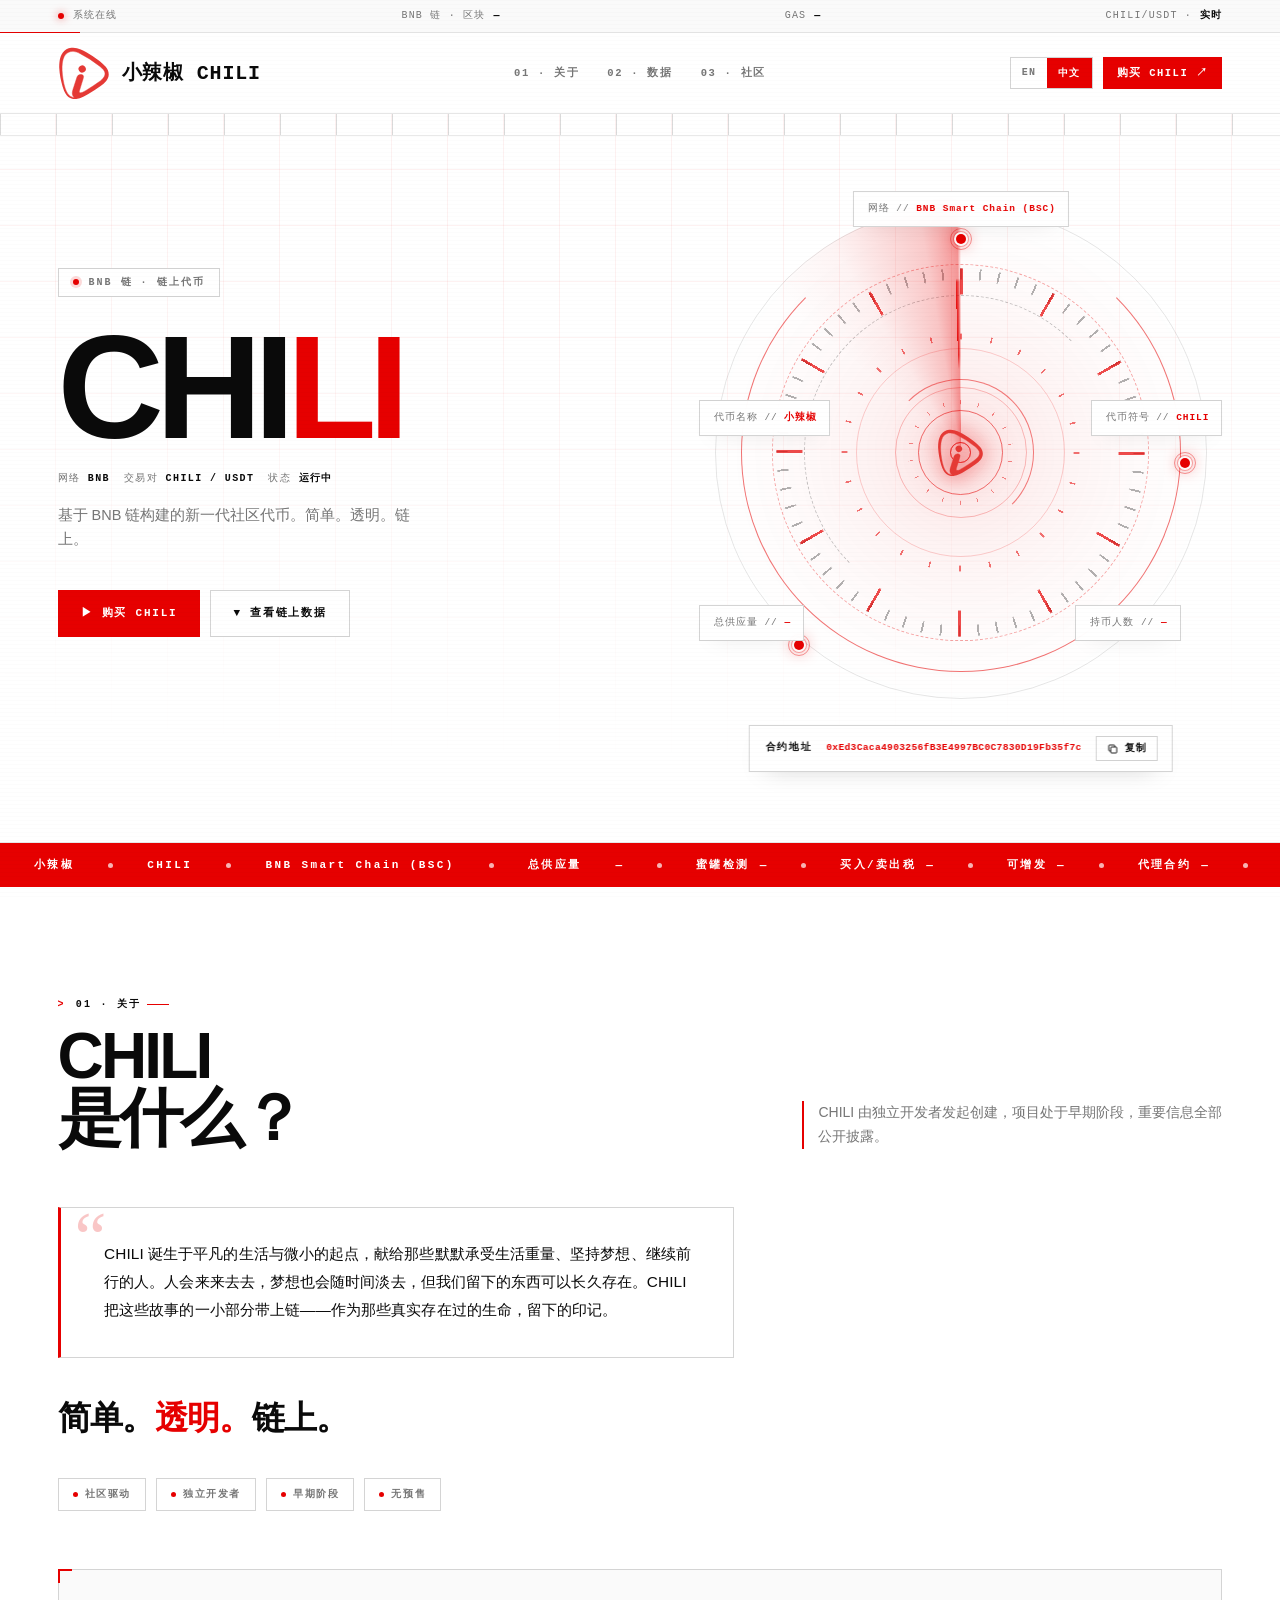
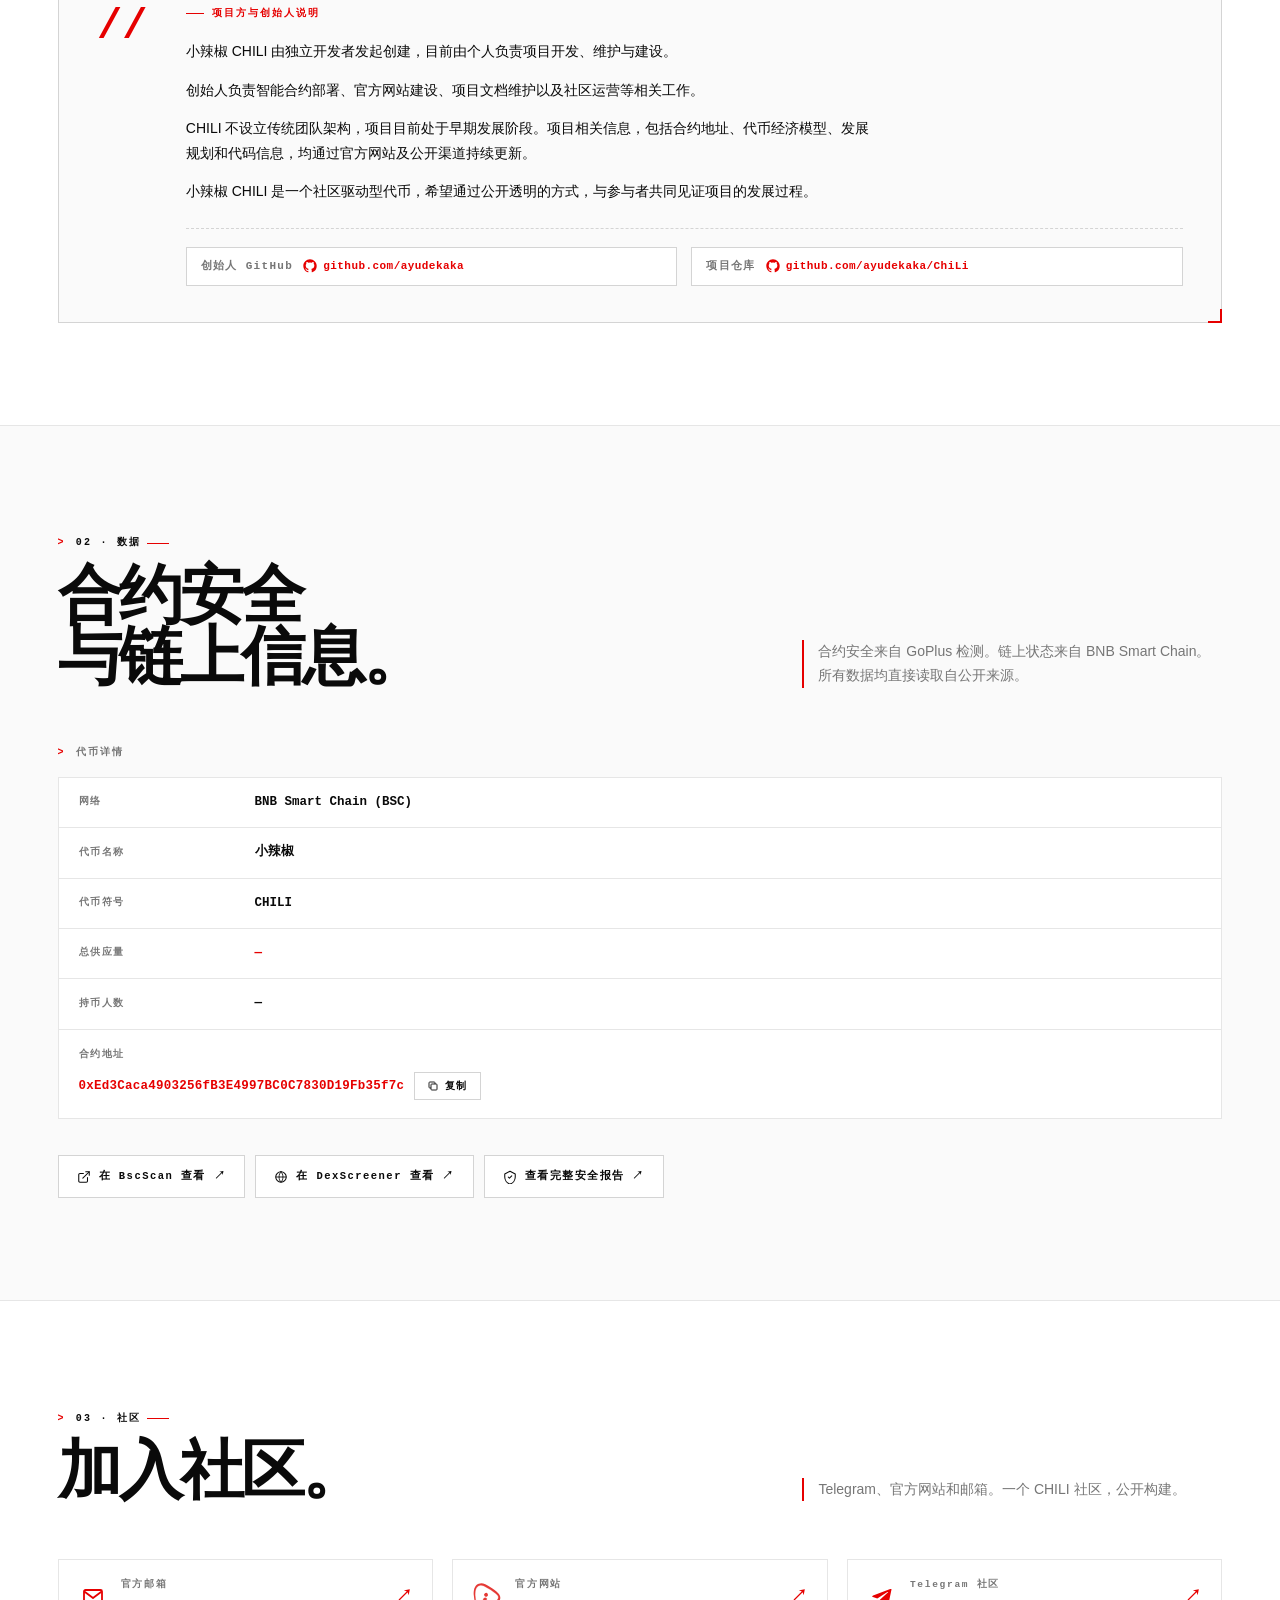
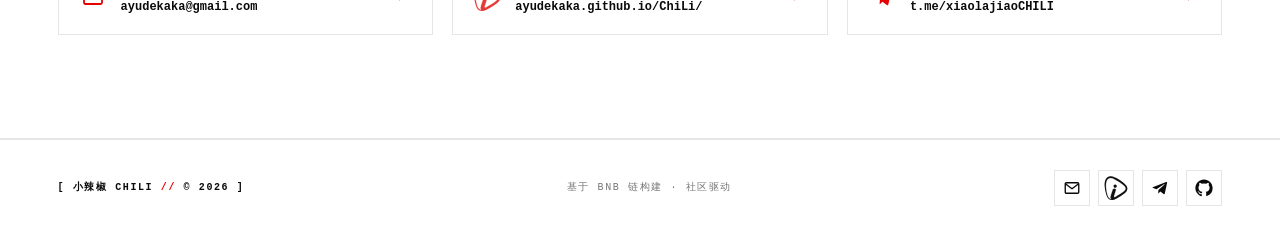
<file: index.html>
<!DOCTYPE html>
<html lang="zh-CN">
<head>
<meta charset="UTF-8">
<meta name="viewport" content="width=device-width, initial-scale=1.0">
<title>小辣椒 CHILI 官方网站</title>
<link rel="icon" type="image/svg+xml" href="logo-red32.svg">
<link rel="apple-touch-icon" href="logo-red32.svg">

<style>

*, *::before, *::after { box-sizing: border-box; }
* { margin: 0; padding: 0; }

html {
  scroll-behavior: smooth;
  -webkit-text-size-adjust: 100%;
}

:root{
  --red:      #e60000;
  --red-hi:   #ff2b2b;
  --red-deep: #8f0000;

  --ink:      #0a0a0a;
  --ink-2:    #1c1c1c;
  --muted:    #767676;
  --muted-2:  #a3a3a3;

  --bg:       #ffffff;
  --bg-2:     #fafafa;
  --bg-3:     #f4f4f4;
  --line:     #e6e6e6;
  --line-2:   #d4d4d4;

  --green:    #16a34a;
  --green-bg: #f0fdf4;
  --green-bd: #bbf7d0;

  --mono: ui-monospace, SFMono-Regular, "SF Mono", Menlo,
          Consolas, "Liberation Mono", monospace;
  --sans: "Inter", "Helvetica Neue", Arial,
          "PingFang SC", "Microsoft YaHei", sans-serif;

  --pad: clamp(18px, 4.5vw, 60px);
  --sec-y: clamp(70px, 8vw, 120px);
}

body{
  font-family: var(--sans);
  background: var(--bg);
  color: var(--ink);
  line-height: 1.55;
  overflow-x: hidden;
  -webkit-font-smoothing: antialiased;
  font-variant-numeric: tabular-nums;
}

body::before{
  content: "";
  position: fixed;
  inset: 0;
  background: repeating-linear-gradient(
    0deg,
    transparent 0 3px,
    rgba(0,0,0,.012) 3px 4px
  );
  pointer-events: none;
  z-index: 9999;
  mix-blend-mode: multiply;
}

a { color: inherit; text-decoration: none; }

.wrap{
  max-width: 1400px;
  margin-inline: auto;
  padding-inline: var(--pad);
}

section[id]{ scroll-margin-top: 100px; }

@media (prefers-reduced-motion: reduce){
  *, *::before, *::after {
    animation-duration: 0.01ms !important;
    animation-iteration-count: 1 !important;
    transition-duration: 0.01ms !important;
    scroll-behavior: auto !important;
  }
}

/* TOP STATUS BAR */
.topbar{
  border-bottom: 1px solid var(--line);
  background: var(--bg-2);
  position: relative;
}
.topbar::after{
  content: "";
  position: absolute;
  left: 0; bottom: -1px;
  width: 80px; height: 1px;
  background: var(--red);
}
.topbar-inner{
  display: flex;
  align-items: center;
  justify-content: space-between;
  gap: 20px;
  height: 32px;
  font-family: var(--mono);
  font-size: 10px;
  letter-spacing: .12em;
  color: var(--muted);
  white-space: nowrap;
  overflow: hidden;
}
.topbar-inner b{ color: var(--ink); font-weight: 700; margin-left: 6px; }
.topbar-item{ display: inline-flex; align-items: center; gap: 2px; }
.dot{
  display: inline-block;
  width: 6px; height: 6px;
  margin-right: 7px;
  border-radius: 50%;
  background: var(--red);
  box-shadow: 0 0 8px rgba(230,0,0,.6);
  animation: blink 1.6s ease-in-out infinite;
  vertical-align: middle;
}
@keyframes blink{ 50% { opacity: .25; } }

/* NAV */
.navbar{
  position: sticky;
  top: 0;
  z-index: 100;
  background: rgba(255,255,255,.88);
  backdrop-filter: blur(18px) saturate(180%);
  -webkit-backdrop-filter: blur(18px) saturate(180%);
  border-bottom: 1px solid var(--line);
}
.nav-inner{
  display: grid;
  grid-template-columns: 1fr auto 1fr;
  align-items: center;
  gap: 20px;
  height: 80px;
}
.logo{
  justify-self: start;
  font-family: var(--mono);
  font-size: 17px;
  font-weight: 800;
  letter-spacing: .04em;
  color: var(--ink);
  display: inline-flex;
  align-items: center;
  gap: 12px;
}
.logo .bracket{ color: var(--red); }
.logo .cursor{
  display: inline-block;
  width: 8px; height: 16px;
  margin-left: 3px;
  background: var(--red);
  animation: blink 1s steps(2) infinite;
}
.logo img{
  display: block;
  width: auto;
  height: 52px;
  max-width: 220px;
  object-fit: contain;
}
.logo-text {
  font-family: var(--mono);
  font-size: 20px;
  font-weight: 800;
  letter-spacing: .04em;
  color: var(--ink);
  white-space: nowrap;
}

.nav-links{
  display: flex;
  align-items: center;
  gap: 2px;
  justify-self: center;
}
.nav-links a{
  padding: 8px 13px;
  font-family: var(--mono);
  font-size: 10.5px;
  font-weight: 600;
  letter-spacing: .16em;
  color: var(--muted);
  transition: color .2s, background .2s;
  position: relative;
}
.nav-links a:hover{
  color: var(--red);
  background: var(--bg-3);
}
.nav-right{
  justify-self: end;
  display: flex;
  align-items: center;
  gap: 10px;
}
.lang-switch{
  display: inline-flex;
  border: 1px solid var(--line-2);
  background: #fff;
  overflow: hidden;
}
.lang-switch button{
  appearance: none;
  background: transparent;
  border: 0;
  padding: 8px 11px;
  font-family: var(--mono);
  font-size: 10px;
  font-weight: 700;
  letter-spacing: .12em;
  color: var(--muted);
  cursor: pointer;
  transition: background .2s, color .2s;
}
.lang-switch button:hover{
  color: var(--ink);
  background: var(--bg-3);
}
.lang-switch button.active{
  background: var(--red);
  color: #fff;
}
.nav-cta{
  display: inline-flex;
  align-items: center;
  gap: 6px;
  padding: 8px 14px;
  background: var(--red);
  color: #fff;
  font-family: var(--mono);
  font-size: 10.5px;
  font-weight: 800;
  letter-spacing: .14em;
  transition: background .25s, transform .25s;
}
.nav-cta:hover{
  background: var(--red-deep);
  transform: translateY(-1px);
}

/* HERO */
.hero{
  position: relative;
  border-bottom: 1px solid var(--line);
  overflow: hidden;
  background: var(--bg);
}
.hero-grid{
  position: absolute;
  inset: 0;
  background-image:
    linear-gradient(rgba(230,0,0,.055) 1px, transparent 1px),
    linear-gradient(90deg, rgba(230,0,0,.055) 1px, transparent 1px);
  background-size: 56px 56px;
  background-position: -1px -1px;
  -webkit-mask-image: radial-gradient(140% 90% at 50% 0%, #000 30%, transparent 100%);
          mask-image: radial-gradient(140% 90% at 50% 0%, #000 30%, transparent 100%);
  pointer-events: none;
}
.hero-ruler{
  position: absolute;
  top: 0; left: 0; right: 0;
  height: 22px;
  border-bottom: 1px solid var(--line);
  background-image: repeating-linear-gradient(
    90deg,
    var(--line-2) 0 1px,
    transparent 1px 56px
  );
  pointer-events: none;
  opacity: .85;
}
.hero-inner{
  position: relative;
  display: grid;
  grid-template-columns: 1.06fr .94fr;
  align-items: center;
  gap: clamp(24px, 4vw, 64px);
  padding-block: clamp(52px, 6vw, 92px) clamp(96px, 10vw, 140px);
  min-height: min(700px, 88vh);
}
.hero-eyebrow{
  display: inline-flex;
  align-items: center;
  gap: 10px;
  padding: 6px 14px;
  border: 1px solid var(--line-2);
  background: #fff;
  font-family: var(--mono);
  font-size: 10px;
  font-weight: 600;
  letter-spacing: .2em;
  color: var(--muted);
}
.hero-eyebrow i{
  width: 6px; height: 6px;
  border-radius: 50%;
  background: var(--red);
  box-shadow: 0 0 0 3px rgba(230,0,0,.15);
  animation: pulse 2.2s ease-in-out infinite;
}
@keyframes pulse{ 50% { box-shadow: 0 0 0 9px rgba(230,0,0,0); } }
.hero-title{
  font-family: var(--sans);
  font-size: clamp(76px, 11.5vw, 176px);
  line-height: .82;
  letter-spacing: -.055em;
  font-weight: 900;
  color: var(--ink);
  margin: clamp(20px, 2.4vw, 30px) 0 clamp(18px, 1.8vw, 26px);
  position: relative;
}
.hero-title span{ color: var(--red); }
.hero-sub{
  display: flex;
  flex-wrap: wrap;
  gap: 8px 14px;
  margin-bottom: 18px;
  font-family: var(--mono);
  font-size: 10px;
  letter-spacing: .14em;
  color: var(--muted);
}
.hero-sub b{ color: var(--ink); font-weight: 700; }
.hero-desc{
  max-width: 44ch;
  font-size: clamp(14.5px, 1.05vw, 16.5px);
  line-height: 1.65;
  color: var(--muted);
}
.hero-actions{
  display: flex;
  flex-wrap: wrap;
  gap: 10px;
  margin-top: clamp(26px, 3vw, 38px);
}
.btn{
  display: inline-flex;
  align-items: center;
  justify-content: center;
  gap: 8px;
  padding: 14px 22px;
  border: 1px solid transparent;
  font-family: var(--mono);
  font-size: 11px;
  font-weight: 800;
  letter-spacing: .16em;
  transition: transform .22s, background .22s,
              border-color .22s, color .22s;
  position: relative;
  cursor: pointer;
}
.btn-primary{
  background: var(--red);
  color: #fff;
}
.btn-primary:hover{
  background: var(--red-deep);
  transform: translateY(-2px);
}
.btn-outline{
  background: #fff;
  border-color: var(--line-2);
  color: var(--ink);
}
.btn-outline:hover{
  border-color: var(--ink);
  background: var(--bg-3);
  transform: translateY(-2px);
}

/* HERO VISUAL */
.hero-visual{
  position: relative;
  width: 100%;
  max-width: 620px;
  aspect-ratio: 1 / 1;
  justify-self: center;
  display: grid;
  place-items: center;
  isolation: isolate;
}
.hero-visual::before{
  content: "";
  position: absolute;
  width: 100%;
  aspect-ratio: 1;
  border-radius: 50%;
  background: radial-gradient(circle,
    rgba(230,0,0,.1) 0%,
    rgba(230,0,0,.045) 28%,
    rgba(230,0,0,.015) 48%,
    transparent 68%);
  filter: blur(14px);
  z-index: 0;
}
.hv-ticks{
  position: absolute;
  inset: 0;
  border-radius: 50%;
  background: repeating-conic-gradient(
    from 0deg,
    rgba(0,0,0,.3) 0deg 0.6deg,
    transparent 0.6deg 6deg
  );
  -webkit-mask: radial-gradient(circle,
    transparent 46.5%, #000 47%, #000 49.6%, transparent 50%);
          mask: radial-gradient(circle,
    transparent 46.5%, #000 47%, #000 49.6%, transparent 50%);
  pointer-events: none;
}
.hv-ticks-major{
  position: absolute;
  inset: 0;
  border-radius: 50%;
  background: repeating-conic-gradient(
    from 0deg,
    rgba(230,0,0,.7) 0deg 0.9deg,
    transparent 0.9deg 30deg
  );
  -webkit-mask: radial-gradient(circle,
    transparent 42.5%, #000 43%, #000 49.6%, transparent 50%);
          mask: radial-gradient(circle,
    transparent 42.5%, #000 43%, #000 49.6%, transparent 50%);
  pointer-events: none;
}
.hv-ticks-inner{
  position: absolute;
  inset: 18%;
  border-radius: 50%;
  background: repeating-conic-gradient(
    from 0deg,
    rgba(230,0,0,.55) 0deg 0.8deg,
    transparent 0.8deg 15deg
  );
  -webkit-mask: radial-gradient(circle,
    transparent 47.5%, #000 48%, #000 50%, transparent 50.4%);
          mask: radial-gradient(circle,
    transparent 47.5%, #000 48%, #000 50%, transparent 50.4%);
  pointer-events: none;
}
.hv-ticks-center{
  position: absolute;
  inset: 36%;
  border-radius: 50%;
  background: repeating-conic-gradient(
    from 0deg,
    rgba(230,0,0,.45) 0deg 1deg,
    transparent 1deg 20deg
  );
  -webkit-mask: radial-gradient(circle,
    transparent 46%, #000 47%, #000 50%, transparent 51%);
          mask: radial-gradient(circle,
    transparent 46%, #000 47%, #000 50%, transparent 51%);
  pointer-events: none;
}
.hv-ring-outer{
  position: absolute;
  inset: 3%;
  border-radius: 50%;
  border: 1px solid rgba(0,0,0,.1);
  pointer-events: none;
}
.hv-ring-mid{
  position: absolute;
  inset: 14%;
  border-radius: 50%;
  border: 1px dashed rgba(230,0,0,.35);
  pointer-events: none;
}
.hv-ring-inner{
  position: absolute;
  inset: 30%;
  border-radius: 50%;
  border: 1px solid rgba(230,0,0,.18);
  pointer-events: none;
}
.hv-orbit-a{
  position: absolute;
  inset: 8%;
  border-radius: 50%;
  border: 1.5px solid rgba(230,0,0,.55);
  border-top-color: transparent;
  animation: hvSpin 22s linear infinite;
  pointer-events: none;
}
.hv-orbit-b{
  position: absolute;
  inset: 20%;
  border-radius: 50%;
  border: 1px dashed rgba(0,0,0,.24);
  border-bottom-color: transparent;
  border-right-color: transparent;
  animation: hvSpin 32s linear infinite reverse;
  pointer-events: none;
}
.hv-orbit-c{
  position: absolute;
  inset: 36%;
  border-radius: 50%;
  border: 1px solid rgba(230,0,0,.5);
  border-left-color: transparent;
  border-bottom-color: transparent;
  animation: hvSpin 14s linear infinite;
  pointer-events: none;
}
@keyframes hvSpin{ to { transform: rotate(360deg); } }
.hv-scan{
  position: absolute;
  inset: 3%;
  border-radius: 50%;
  background: conic-gradient(
    from 0deg,
    transparent 0deg,
    transparent 310deg,
    rgba(230,0,0,.04) 328deg,
    rgba(230,0,0,.2) 350deg,
    rgba(230,0,0,.4) 359deg,
    transparent 360deg
  );
  animation: hvSpin 9s linear infinite;
  pointer-events: none;
  z-index: 3;
}
.hv-scan::after{
  content: "";
  position: absolute;
  inset: 0;
  border-radius: 50%;
  background: conic-gradient(
    from 358.2deg,
    rgba(230,0,0,.9) 0deg,
    transparent 1.8deg,
    transparent 360deg
  );
  -webkit-mask: radial-gradient(circle,
    transparent 24%, #000 28%, #000 49%, transparent 50%);
          mask: radial-gradient(circle,
    transparent 24%, #000 28%, #000 49%, transparent 50%);
}

.hv-core{
  position: relative;
  z-index: 6;
  width: 9%;
  aspect-ratio: 1;
  display: grid;
  place-items: center;
  animation: hvCorePulse 2.6s ease-in-out infinite;
}
.hv-core img{
  width: 100%;
  height: 100%;
  display: block;
  object-fit: contain;
  filter: drop-shadow(0 0 10px rgba(230,0,0,.75))
          drop-shadow(0 0 22px rgba(230,0,0,.35));
}
.hv-core::before{
  content: "";
  position: absolute;
  inset: -40%;
  border-radius: 50%;
  border: 1px solid rgba(230,0,0,.55);
  animation: hvRing 2.6s ease-out infinite;
  pointer-events: none;
}
.hv-core::after{
  content: "";
  position: absolute;
  inset: -90%;
  border-radius: 50%;
  border: 1px solid rgba(230,0,0,.25);
  animation: hvRing 2.6s ease-out 1.3s infinite;
  pointer-events: none;
}
@keyframes hvCorePulse{
  0%, 100% { transform: scale(1); }
  50%      { transform: scale(1.1); }
}
@keyframes hvRing{
  0%   { transform: scale(.7); opacity: .9; }
  100% { transform: scale(1.6); opacity: 0; }
}

.hv-halo{
  position: absolute;
  width: 4%;
  aspect-ratio: 1;
  border-radius: 50%;
  border: 1px solid rgba(230,0,0,.5);
  z-index: 5;
  pointer-events: none;
  animation: hvHalo 4.4s ease-out infinite;
}
.hv-halo-2{ animation-delay: 2.2s; }
@keyframes hvHalo{
  0%   { transform: scale(.8); opacity: .85; }
  100% { transform: scale(7); opacity: 0; }
}
.hv-node{
  position: absolute;
  width: 12px; height: 12px;
  z-index: 7;
  pointer-events: none;
}
.hv-node::before{
  content: "";
  position: absolute;
  inset: 50%;
  width: 10px; height: 10px;
  margin: -5px 0 0 -5px;
  border-radius: 50%;
  background: var(--red);
  box-shadow:
    0 0 0 2px rgba(255,255,255,.95),
    0 0 0 3px rgba(230,0,0,.3),
    0 0 16px rgba(230,0,0,.9);
  animation: hvNodePulse 3s ease-in-out infinite;
}
.hv-node::after{
  content: "";
  position: absolute;
  inset: 50%;
  width: 22px; height: 22px;
  margin: -11px 0 0 -11px;
  border: 1px solid rgba(230,0,0,.4);
  border-radius: 50%;
  animation: hvNodeHalo 3s ease-out infinite;
}
@keyframes hvNodePulse{ 50% { transform: scale(.6); opacity: .65; } }
@keyframes hvNodeHalo{
  0%   { transform: scale(.55); opacity: .9; }
  100% { transform: scale(1.7); opacity: 0; }
}
.hv-node-1{ top: 8%;  left: 50%; margin-left: -6px; }
.hv-node-1::before{ animation-delay: 0s; }
.hv-node-2{ top: 52%;  right: 6%; margin-top: -6px; }
.hv-node-2::before{ animation-delay: 1.1s; }
.hv-node-3{ bottom: 12%; left: 18%; }
.hv-node-3::before{ animation-delay: 2.2s; }

.readout{
  position: absolute;
  z-index: 8;
  padding: 8px 12px 8px 14px;
  border: 1px solid var(--line-2);
  background: rgba(255,255,255,.94);
  backdrop-filter: blur(10px);
  -webkit-backdrop-filter: blur(10px);
  font-family: var(--mono);
  font-size: 9.5px;
  line-height: 1.9;
  letter-spacing: .1em;
  color: var(--muted);
  white-space: nowrap;
  box-shadow: 0 8px 22px -16px rgba(0,0,0,.35);
}
.readout b{ color: var(--ink); font-weight: 700; }
.readout b.red{ color: var(--red); }

.readout-1{ top: 0;    left: 50%; transform: translateX(-50%); }
.readout-2{ top: 40%;  left: 0; }
.readout-5{ top: 40%;  right: 0; }
.readout-3{ bottom: 14%; left: 0; }
.readout-4{ bottom: 14%; right: 8%; }

.contract-strip{
  position: absolute;
  left: 50%;
  bottom: -58px;
  transform: translateX(-50%);
  z-index: 9;
  display: inline-flex;
  align-items: center;
  gap: 14px;
  padding: 10px 14px 10px 16px;
  border: 1px solid var(--line-2);
  background: rgba(255,255,255,.96);
  backdrop-filter: blur(10px);
  -webkit-backdrop-filter: blur(10px);
  font-family: var(--mono);
  font-size: 9.5px;
  letter-spacing: .08em;
  color: var(--muted);
  white-space: nowrap;
  box-shadow: 0 10px 26px -18px rgba(0,0,0,.35);
}
.contract-strip-label{
  font-weight: 700;
  letter-spacing: .18em;
  color: var(--ink);
}
.contract-strip-value{
  color: var(--red);
  font-weight: 700;
  letter-spacing: .04em;
}
.contract-strip-copy{
  display: inline-flex;
  align-items: center;
  gap: 6px;
  padding: 5px 10px;
  border: 1px solid var(--line-2);
  background: #fff;
  color: var(--ink);
  font-family: var(--mono);
  font-size: 9.5px;
  font-weight: 700;
  letter-spacing: .12em;
  cursor: pointer;
  transition: color .2s, border-color .2s, background .2s;
}
.contract-strip-copy:hover{
  color: var(--red);
  border-color: var(--red);
  background: var(--bg-2);
}
.contract-strip-copy svg{
  width: 12px;
  height: 12px;
  display: block;
}
.contract-strip-copy.copied{
  color: var(--red);
  border-color: var(--red);
  background: var(--bg-2);
}

/* MARQUEE */
.marquee{
  background: var(--red);
  color: #fff;
  overflow: hidden;
  height: 44px;
  display: flex;
  align-items: center;
  position: relative;
}
.marquee-track{
  display: flex;
  align-items: center;
  gap: 34px;
  padding-left: 34px;
  white-space: nowrap;
  animation: marquee 100s linear infinite;
  font-family: var(--mono);
  font-size: 11px;
  font-weight: 700;
  letter-spacing: .22em;
}
.marquee-track i{
  display: inline-block;
  width: 5px; height: 5px;
  border-radius: 50%;
  background: #fff;
  opacity: .7;
}
.marquee-check{
  display: inline-flex;
  align-items: center;
  gap: 10px;
}
.marquee-value{
  color: #fff;
  font-weight: 800;
  letter-spacing: .08em;
}
@keyframes marquee{ to { transform: translateX(-50%); } }

/* SECTION */
.section{
  padding-block: var(--sec-y);
  border-bottom: 1px solid var(--line);
  position: relative;
  background: #ffffff;
}
.section--soft{ background: var(--bg-2); }

.section-head{
  display: grid;
  grid-template-columns: minmax(0, 1fr) minmax(0, 420px);
  align-items: end;
  gap: clamp(20px, 4vw, 60px);
  margin-bottom: clamp(36px, 4.5vw, 64px);
  position: relative;
  z-index: 1;
}
.section-tag{
  display: inline-flex;
  align-items: center;
  gap: 10px;
  margin-bottom: 14px;
  font-family: var(--mono);
  font-size: 10px;
  font-weight: 700;
  letter-spacing: .22em;
  color: var(--ink);
}
.section-tag::before{
  content: ">";
  color: var(--red);
  font-weight: 900;
}
.section-tag::after{
  content: "";
  width: 22px; height: 1px;
  background: var(--red);
  margin-left: -4px;
}
.section-title{
  font-size: clamp(38px, 5vw, 64px);
  line-height: .96;
  letter-spacing: -.045em;
  font-weight: 900;
  color: var(--ink);
  position: relative;
}
.section-lead{
  font-size: clamp(14px, 1.02vw, 15.5px);
  line-height: 1.7;
  color: var(--muted);
  padding-left: 14px;
  border-left: 2px solid var(--red);
}

/* 关于 CHILI */
.about-statement{
  font-size: clamp(26px, 2.6vw, 40px);
  line-height: 1.3;
  letter-spacing: -.02em;
  font-weight: 800;
  color: var(--ink);
  max-width: 32ch;
  margin-bottom: clamp(28px, 3vw, 42px);
  position: relative;
  z-index: 1;
}
.about-statement em{
  font-style: normal;
  color: var(--red);
}

/* ===== 项目宣言 ===== */
.about-manifesto{
  position: relative;
  max-width: 76ch;
  padding: clamp(20px, 2.6vw, 32px) clamp(20px, 3vw, 36px)
           clamp(20px, 2.6vw, 32px) clamp(26px, 3.4vw, 44px);
  border: 1px solid var(--line-2);
  border-left: 3px solid var(--red);
  background: #fff;
  margin-bottom: clamp(28px, 3vw, 42px);
  z-index: 1;
}
.about-manifesto::before{
  content: "\201C";
  position: absolute;
  top: -6px;
  left: 14px;
  font-family: Georgia, "Times New Roman", serif;
  font-size: 72px;
  line-height: 1;
  color: var(--red);
  opacity: .22;
  user-select: none;
  pointer-events: none;
}
.about-manifesto p{
  font-size: clamp(15px, 1.2vw, 18px);
  line-height: 1.85;
  color: var(--ink);
  font-weight: 500;
  letter-spacing: .005em;
}

/* 关于标签 */
.about-tags{
  display: flex;
  flex-wrap: wrap;
  gap: 10px;
  margin-bottom: clamp(36px, 4.5vw, 60px);
  position: relative;
  z-index: 1;
}
.about-tag{
  display: inline-flex;
  align-items: center;
  gap: 7px;
  padding: 8px 14px;
  border: 1px solid var(--line-2);
  background: #fff;
  font-family: var(--mono);
  font-size: 10px;
  font-weight: 700;
  letter-spacing: .16em;
  color: var(--muted);
  transition: color .2s, border-color .2s;
}
.about-tag:hover{
  color: var(--red);
  border-color: var(--red);
}
.about-tag::before{
  content: "";
  width: 5px; height: 5px;
  border-radius: 50%;
  background: var(--red);
}
.about-note{
  padding: clamp(24px, 2.8vw, 36px) clamp(24px, 3vw, 44px);
  border: 1px solid var(--line-2);
  background: var(--bg-2);
  position: relative;
  z-index: 1;
  display: grid;
  grid-template-columns: auto 1fr;
  gap: clamp(20px, 3vw, 40px);
  align-items: start;
}
.about-note::before{
  content: "";
  position: absolute;
  top: -1px; left: -1px;
  width: 14px; height: 14px;
  border-top: 2px solid var(--red);
  border-left: 2px solid var(--red);
}
.about-note::after{
  content: "";
  position: absolute;
  bottom: -1px; right: -1px;
  width: 14px; height: 14px;
  border-bottom: 2px solid var(--red);
  border-right: 2px solid var(--red);
}
.about-note-mark{
  font-family: var(--mono);
  font-size: 42px;
  font-weight: 900;
  line-height: 1;
  color: var(--red);
  user-select: none;
}
.about-note-body{
  display: flex;
  flex-direction: column;
  gap: 14px;
}
.about-note-tag{
  display: inline-flex;
  align-items: center;
  gap: 8px;
  font-family: var(--mono);
  font-size: 10px;
  font-weight: 700;
  letter-spacing: .2em;
  color: var(--red);
  margin-bottom: 4px;
}
.about-note-tag::before{
  content: "";
  width: 18px; height: 1px;
  background: var(--red);
}
.about-note p{
  font-size: clamp(14px, 1.05vw, 15.5px);
  line-height: 1.75;
  color: var(--ink);
  max-width: 88ch;
}
.about-note strong{
  color: var(--red);
  font-weight: 700;
}

/* 创始人链接块 */
.about-links{
  margin-top: 10px;
  padding-top: 18px;
  border-top: 1px dashed var(--line-2);
  display: flex;
  flex-direction: row;
  flex-wrap: wrap;
  gap: 14px;
}
.about-link-row{
  display: flex;
  align-items: center;
  gap: 10px;
  font-family: var(--mono);
  font-size: 11px;
  letter-spacing: .04em;
  flex: 1 1 calc(50% - 7px);
  min-width: 0;
  padding: 10px 14px;
  border: 1px solid var(--line-2);
  background: #fff;
  transition: border-color .2s, background .2s, transform .2s;
}
.about-link-row:hover{
  border-color: var(--red);
  transform: translateY(-1px);
}
.about-link-label{
  color: var(--muted);
  font-weight: 700;
  letter-spacing: .12em;
  white-space: nowrap;
  flex: 0 0 auto;
}
.about-link{
  display: inline-flex;
  align-items: center;
  gap: 6px;
  color: var(--red);
  font-weight: 700;
  word-break: break-all;
  min-width: 0;
  transition: color .2s;
  flex: 1 1 auto;
}
.about-link:hover{
  color: var(--red-deep);
}
.about-link svg{
  width: 14px;
  height: 14px;
  flex: 0 0 auto;
}

/* —— 代币详情表 —— */
.detail-section{
  position: relative;
  z-index: 1;
}
.detail-header{
  display: flex;
  align-items: center;
  justify-content: space-between;
  gap: 16px;
  margin-bottom: 16px;
  flex-wrap: wrap;
}
.detail-title{
  font-family: var(--mono);
  font-size: 10px;
  font-weight: 700;
  letter-spacing: .22em;
  color: var(--muted);
  display: flex;
  align-items: center;
  gap: 10px;
}
.detail-title::before{
  content: ">";
  color: var(--red);
  font-weight: 900;
}

.detail-table{
  border: 1px solid var(--line);
  background: #fff;
}
.detail-row{
  display: grid;
  grid-template-columns: minmax(0, 160px) minmax(0, 1fr);
  gap: 16px;
  padding: 15px 20px;
  border-bottom: 1px solid var(--line);
  align-items: center;
}
.detail-row:last-child{ border-bottom: none; }
.detail-row-label{
  font-family: var(--mono);
  font-size: 9.5px;
  font-weight: 700;
  letter-spacing: .16em;
  color: var(--muted);
}
.detail-row-value{
  font-family: var(--mono);
  font-size: 12.5px;
  font-weight: 700;
  color: var(--ink);
  word-break: break-all;
}
.detail-row-value.accent{ color: var(--red); }

.detail-row--contract{
  display: block;
  padding: 18px 20px;
}
.detail-row--contract .detail-row-label{
  display: block;
  margin-bottom: 10px;
}
.contract-inline{
  display: flex;
  align-items: center;
  gap: 10px;
  flex-wrap: wrap;
}
.contract-inline-value{
  font-family: var(--mono);
  font-size: 12.5px;
  font-weight: 700;
  color: var(--red);
  word-break: break-all;
  letter-spacing: .02em;
}
.contract-inline-copy{
  display: inline-flex;
  align-items: center;
  gap: 6px;
  padding: 6px 12px;
  border: 1px solid var(--line-2);
  background: #fff;
  color: var(--ink);
  font-family: var(--mono);
  font-size: 10px;
  font-weight: 700;
  letter-spacing: .12em;
  cursor: pointer;
  transition: color .2s, border-color .2s, background .2s;
  flex: 0 0 auto;
}
.contract-inline-copy:hover{
  color: var(--red);
  border-color: var(--red);
  background: var(--bg-2);
}
.contract-inline-copy svg{
  width: 12px;
  height: 12px;
  display: block;
}
.contract-inline-copy.copied{
  color: var(--red);
  border-color: var(--red);
  background: var(--bg-2);
}

.data-actions{
  display: flex;
  flex-wrap: wrap;
  gap: 10px;
  margin-top: clamp(24px, 3vw, 36px);
  position: relative;
  z-index: 1;
}
.data-action{
  display: inline-flex;
  align-items: center;
  gap: 8px;
  padding: 12px 18px;
  border: 1px solid var(--line-2);
  background: #fff;
  font-family: var(--mono);
  font-size: 10.5px;
  font-weight: 700;
  letter-spacing: .14em;
  color: var(--ink);
  transition: color .2s, border-color .2s, background .2s;
  cursor: pointer;
}
.data-action:hover{
  color: var(--red);
  border-color: var(--red);
  background: var(--bg-2);
}
.data-action svg{
  width: 14px;
  height: 14px;
  display: block;
}

/* 社区 */
.contact-links{
  display: grid;
  grid-template-columns: repeat(3, 1fr);
  gap: clamp(14px, 1.5vw, 20px);
  margin-top: clamp(28px, 3vw, 40px);
  position: relative;
  z-index: 1;
}
.contact-link{
  display: flex;
  align-items: center;
  justify-content: space-between;
  gap: 16px;
  padding: 18px 20px;
  border: 1px solid var(--line);
  background: #fff;
  transition: transform .25s, border-color .25s, box-shadow .25s;
}
.contact-link:hover{
  transform: translateY(-3px);
  border-color: var(--red);
  box-shadow: 0 12px 28px -22px rgba(230,0,0,.55);
}
.contact-link-main{
  display: flex;
  align-items: center;
  gap: 14px;
  min-width: 0;
}
.contact-link-icon{
  width: 28px;
  height: 28px;
  flex: 0 0 28px;
  display: grid;
  place-items: center;
  color: var(--red);
}
.contact-link-icon img{
  width: 28px;
  height: 28px;
  display: block;
  object-fit: contain;
}
.contact-link-icon svg{
  width: 24px;
  height: 24px;
  display: block;
}
.contact-link-label{
  font-family: var(--mono);
  font-size: 9.5px;
  font-weight: 700;
  letter-spacing: .18em;
  color: var(--muted);
}
.contact-link-value{
  margin-top: 5px;
  font-family: var(--mono);
  font-size: 12px;
  font-weight: 700;
  color: var(--ink);
  word-break: break-all;
}
.contact-link-arrow{
  color: var(--red);
  font-family: var(--mono);
  font-weight: 900;
  flex: 0 0 auto;
}

/* FOOTER */
footer{
  padding-block: 30px;
  background: #fff;
  border-top: 1px solid var(--line);
  position: relative;
}
.footer-inner{
  display: flex;
  flex-wrap: wrap;
  align-items: center;
  justify-content: space-between;
  gap: 16px;
  font-family: var(--mono);
  font-size: 10px;
  letter-spacing: .16em;
  color: var(--muted);
}
.footer-inner .brand{ color: var(--ink); font-weight: 700; }
.footer-inner .brand em{ color: var(--red); font-style: normal; }
.footer-links{
  display: flex;
  align-items: center;
  gap: 8px;
}
.footer-links a{
  display: inline-grid;
  place-items: center;
  width: 36px;
  height: 36px;
  border: 1px solid var(--line);
  background: #fff;
  color: var(--ink);
  transition: color .2s, border-color .2s,
              background .2s, transform .2s;
}
.footer-links a img{
  width: 24px;
  height: 24px;
  display: block;
  object-fit: contain;
}
.footer-links a svg{
  width: 18px;
  height: 18px;
  display: block;
}
.footer-links a:hover{
  color: var(--red);
  border-color: var(--red);
  background: var(--bg-2);
  transform: translateY(-2px);
}

/* RESPONSIVE */
@media (max-width: 1080px){
  .nav-links{ display: none; }
  .nav-inner{ grid-template-columns: 1fr auto; }

  .hero-inner{
    grid-template-columns: 1fr;
    min-height: auto;
    padding-block: 52px 60px 120px;
    gap: 60px;
  }
  .hero-visual{ max-width: 460px; }

  .section-head{
    grid-template-columns: 1fr;
    align-items: start;
    gap: 18px;
  }

  .about-note{ grid-template-columns: 1fr; gap: 12px; }
  .about-note-mark{ font-size: 32px; }
  .contact-links{ grid-template-columns: 1fr; }
}

@media (max-width: 680px){
  .topbar-inner{
    gap: 6px;
    font-size: 8.5px;
    letter-spacing: .02em;
    height: 28px;
    justify-content: space-between;
  }
  .topbar-inner b{ margin-left: 3px; }
  .topbar-item{ gap: 1px; }
  .dot{
    width: 5px; height: 5px;
    margin-right: 4px;
  }

  .hero-ruler{ display: none; }

  .hero-title{ letter-spacing: -.045em; }

  .hero-visual{ max-width: 320px; }

  .readout{ font-size: 8.5px; padding: 7px 10px 7px 12px; }

  .readout-1{
    top: -2%;
    left: 50%;
    transform: translateX(-50%);
  }
  .readout-2{ top: 42%; left: -4px; }
  .readout-5{ top: 42%; right: -4px; }
  .readout-3{ bottom: 12%; left: -4px; }
  .readout-4{ bottom: 12%; right: 4%; }

  .contract-strip{
    bottom: -70px;
    gap: 8px;
    padding: 8px 10px 8px 12px;
    font-size: 8px;
    max-width: calc(100% - 16px);
  }
  .contract-strip-value{
    max-width: 130px;
    overflow: hidden;
    text-overflow: ellipsis;
  }
  .contract-strip-copy{
    padding: 4px 8px;
    font-size: 8px;
  }
  .contract-strip-copy svg{ width: 10px; height: 10px; }

  .detail-row{
    display: block;
    padding: 16px 18px;
  }
  .detail-row-label{
    display: block;
    margin-bottom: 8px;
    font-size: 9px;
    letter-spacing: .22em;
    color: var(--muted-2);
  }
  .detail-row-value{
    display: block;
    font-size: 13px;
    line-height: 1.5;
  }

  .detail-row--contract{
    padding: 16px 18px;
  }
  .detail-row--contract .detail-row-label{
    margin-bottom: 10px;
  }
  .contract-inline{
    flex-direction: column;
    align-items: stretch;
    gap: 10px;
  }
  .contract-inline-value{
    font-size: 12px;
    line-height: 1.55;
    word-break: break-all;
  }
  .contract-inline-copy{
    justify-content: center;
    padding: 9px 12px;
  }

  .hero-actions{
    flex-direction: row;
    flex-wrap: nowrap;
    align-items: stretch;
    gap: 8px;
  }
  .btn{
    flex: 1 1 0;
    width: auto;
    padding: 12px 10px;
    font-size: 10px;
    letter-spacing: .1em;
    gap: 6px;
  }

  .nav-inner{ height: 64px; }
  .logo img{ height: 36px; max-width: 150px; }
  .logo-text { font-size: 14px; }
  .nav-cta{
    padding: 7px 10px;
    font-size: 9px;
    letter-spacing: .1em;
  }
  .lang-switch button{ padding: 6px 7px; font-size: 9px; }

  footer{
    padding-block: 40px;
  }
  .footer-inner{
    flex-direction: column;
    align-items: center;
    justify-content: center;
    gap: 20px;
    text-align: center;
  }
  .footer-inner .brand{ order: 1; }
  .footer-inner > span[data-en]{ order: 2; }
  .footer-links{
    order: 3;
    gap: 14px;
  }

  .about-links{
    flex-direction: column;
    gap: 10px;
  }
  .about-link-row{
    flex: 1 1 100%;
    width: 100%;
  }
  .about-link{
    font-size: 10px;
  }

  .about-manifesto{
    padding: 20px 18px 20px 24px;
  }
  .about-manifesto::before{
    font-size: 56px;
    top: -4px;
    left: 10px;
  }
}
</style>
</head>

<body>
<!-- TOP STATUS BAR -->
<div class="topbar">
  <div class="wrap topbar-inner">
    <span class="topbar-item">
      <i class="dot"></i>
      <span data-en="SYSTEM ONLINE" data-zh="系统在线">系统在线</span>
    </span>
    <span class="topbar-item">
      <span data-en="BNB CHAIN · BLOCK" data-zh="BNB 链 · 区块">BNB 链 · 区块</span>
      <b id="blockNum">—</b>
    </span>
    <span class="topbar-item">
      <span data-en="GAS" data-zh="GAS">GAS</span>
      <b id="gasPrice">—</b>
    </span>
    <span class="topbar-item" data-en-html="CHILI/USDT · <b>LIVE</b>"
          data-zh-html="CHILI/USDT · <b>实时</b>">
      CHILI/USDT · <b>实时</b>
    </span>
  </div>
</div>

<!-- NAV -->
<nav class="navbar">
  <div class="wrap nav-inner">
    <a class="logo" href="#" aria-label="小辣椒 CHILI">
      <img src="logo-red32.svg" alt="小辣椒 CHILI">
      <span class="logo-text" data-en="CHILI" data-zh="小辣椒 CHILI">小辣椒 CHILI</span>
    </a>

    <div class="nav-links">
      <a href="#about" data-en="01 · ABOUT" data-zh="01 · 关于">01 · 关于</a>
      <a href="#data" data-en="02 · DATA" data-zh="02 · 数据">02 · 数据</a>
      <a href="#community" data-en="03 · COMMUNITY" data-zh="03 · 社区">03 · 社区</a>
    </div>

    <div class="nav-right">
      <div class="lang-switch" role="group" aria-label="Language">
        <button type="button" data-lang="en" class="active">EN</button>
        <button type="button" data-lang="zh">中文</button>
      </div>
      <a class="nav-cta"
         href="https://dexscreener.com/bsc/0xEd3Caca4903256fB3E4997BC0C7830D19Fb35f7c"
         target="_blank" rel="noopener"
         data-en="BUY CHILI ↗" data-zh="购买 CHILI ↗">
        购买 CHILI ↗
      </a>
    </div>
  </div>
</nav>

<!-- HERO -->
<header class="hero">
  <div class="hero-grid"></div>
  <div class="hero-ruler"></div>
  <div class="wrap hero-inner">
    <div class="hero-content">
      <div class="hero-eyebrow"
           data-en-html="<i></i> BNB CHAIN · ON-CHAIN TOKEN"
           data-zh-html="<i></i> BNB 链 · 链上代币">
        <i></i> BNB 链 · 链上代币
      </div>
      <h1 class="hero-title">CHI<span>LI</span></h1>
      <div class="hero-sub">
        <span data-en-html="NETWORK <b>BNB</b>"
              data-zh-html="网络 <b>BNB</b>">
          网络 <b>BNB</b>
        </span>
        <span data-en-html="PAIR <b>CHILI / USDT</b>"
              data-zh-html="交易对 <b>CHILI / USDT</b>">
          交易对 <b>CHILI / USDT</b>
        </span>
        <span data-en-html="STATUS <b>ACTIVE</b>"
              data-zh-html="状态 <b>运行中</b>">
          状态 <b>运行中</b>
        </span>
      </div>
      <p class="hero-desc"
         data-en="A next-generation community token built on BNB Chain. Simple. Transparent. On-chain."
         data-zh="基于 BNB 链构建的新一代社区代币。简单。透明。链上。">
        基于 BNB 链构建的新一代社区代币。简单。透明。链上。
      </p>
      <div class="hero-actions">
        <a class="btn btn-primary"
           href="https://dexscreener.com/bsc/0xEd3Caca4903256fB3E4997BC0C7830D19Fb35f7c"
           target="_blank" rel="noopener"
           data-en="▶ BUY CHILI" data-zh="▶ 购买 CHILI">
          ▶ 购买 CHILI
        </a>
        <a class="btn btn-outline" href="#data"
           data-en="▼ VIEW ON-CHAIN DATA" data-zh="▼ 查看链上数据">
          ▼ 查看链上数据
        </a>
      </div>
    </div>

    <div class="hero-visual">
      <div class="hv-ticks"></div>
      <div class="hv-ticks-major"></div>
      <div class="hv-ticks-inner"></div>
      <div class="hv-ticks-center"></div>
      <div class="hv-ring-outer"></div>
      <div class="hv-ring-mid"></div>
      <div class="hv-ring-inner"></div>
      <div class="hv-orbit-a"></div>
      <div class="hv-orbit-b"></div>
      <div class="hv-orbit-c"></div>
      <div class="hv-scan"></div>
      <div class="hv-halo hv-halo-1"></div>
      <div class="hv-halo hv-halo-2"></div>

      <div class="hv-core">
        <img src="logo-red32.svg" alt="CHILI">
      </div>

      <div class="hv-node hv-node-1"></div>
      <div class="hv-node hv-node-2"></div>
      <div class="hv-node hv-node-3"></div>

      <div class="readout readout-1"
           data-en-html="NETWORK // <b class='red'>BNB Smart Chain (BSC)</b>"
           data-zh-html="网络 // <b class='red'>BNB Smart Chain (BSC)</b>">
        网络 // <b class="red">BNB Smart Chain (BSC)</b>
      </div>

      <div class="readout readout-2"
           data-en-html="TOKEN NAME // <b class='red'>小辣椒</b>"
           data-zh-html="代币名称 // <b class='red'>小辣椒</b>">
        代币名称 // <b class="red">小辣椒</b>
      </div>

      <div class="readout readout-5"
           data-en-html="TOKEN SYMBOL // <b class='red'>CHILI</b>"
           data-zh-html="代币符号 // <b class='red'>CHILI</b>">
        代币符号 // <b class="red">CHILI</b>
      </div>

      <div class="readout readout-3"
           data-en-html="TOTAL SUPPLY // <b class='red' id='supplyHero'>LOADING</b>"
           data-zh-html="总供应量 // <b class='red' id='supplyHero'>加载中</b>">
        总供应量 // <b class="red" id="supplyHero">加载中</b>
      </div>

      <div class="readout readout-4"
           data-en-html="HOLDERS // <b class='red' id='holdersHero'>LOADING</b>"
           data-zh-html="持币人数 // <b class='red' id='holdersHero'>加载中</b>">
        持币人数 // <b class="red" id="holdersHero">加载中</b>
      </div>

      <div class="contract-strip">
        <span class="contract-strip-label" data-en="CONTRACT" data-zh="合约地址">合约地址</span>
        <span class="contract-strip-value" id="contractAddr">0xEd3Caca4903256fB3E4997BC0C7830D19Fb35f7c</span>
        <button class="contract-strip-copy" id="copyBtn" type="button" aria-label="复制合约地址">
          <svg viewBox="0 0 24 24" fill="none" xmlns="http://www.w3.org/2000/svg">
            <rect x="8" y="8" width="12" height="12" rx="1.5" stroke="currentColor" stroke-width="1.8"/>
            <path d="M16 8V5.5C16 4.7 15.3 4 14.5 4H5.5C4.7 4 4 4.7 4 5.5V14.5C4 15.3 4.7 16 5.5 16H8" stroke="currentColor" stroke-width="1.8"/>
          </svg>
          <span class="copy-text" data-en="COPY" data-zh="复制">复制</span>
        </button>
      </div>
    </div>
  </div>
</header>

<!-- MARQUEE -->
<div class="marquee" aria-hidden="true">
  <div class="marquee-track">
    <span data-en="小辣椒" data-zh="小辣椒">小辣椒</span><i></i>
    <span data-en="CHILI" data-zh="CHILI">CHILI</span><i></i>
    <span data-en="BNB Smart Chain (BSC)" data-zh="BNB Smart Chain (BSC)">BNB Smart Chain (BSC)</span><i></i>
    <span data-en="TOTAL SUPPLY" data-zh="总供应量">总供应量</span>
    <span class="marquee-value" id="marqueeSupply">—</span><i></i>
    <span class="marquee-check">
      <span data-en="HONEYPOT" data-zh="蜜罐检测">蜜罐检测</span>
      <b class="marquee-value" data-marquee="honeypot">—</b>
    </span><i></i>
    <span class="marquee-check">
      <span data-en="BUY/SELL TAX" data-zh="买入/卖出税">买入/卖出税</span>
      <b class="marquee-value" data-marquee="tax">—</b>
    </span><i></i>
    <span class="marquee-check">
      <span data-en="MINTABLE" data-zh="可增发">可增发</span>
      <b class="marquee-value" data-marquee="mintable">—</b>
    </span><i></i>
    <span class="marquee-check">
      <span data-en="PROXY" data-zh="代理合约">代理合约</span>
      <b class="marquee-value" data-marquee="proxy">—</b>
    </span><i></i>
    <span class="marquee-check">
      <span data-en="OWNER" data-zh="所有者权限">所有者权限</span>
      <b class="marquee-value" data-marquee="owner">—</b>
    </span><i></i>
    <span data-en="LIQUIDITY LIVE" data-zh="流动性已上线">流动性已上线</span><i></i>
    <span data-en="COMMUNITY DRIVEN" data-zh="社区驱动">社区驱动</span><i></i>
    <span data-en="ON-CHAIN" data-zh="链上">链上</span><i></i>

    <span data-en="小辣椒" data-zh="小辣椒">小辣椒</span><i></i>
    <span data-en="CHILI" data-zh="CHILI">CHILI</span><i></i>
    <span data-en="BNB Smart Chain (BSC)" data-zh="BNB Smart Chain (BSC)">BNB Smart Chain (BSC)</span><i></i>
    <span data-en="TOTAL SUPPLY" data-zh="总供应量">总供应量</span>
    <span class="marquee-value" id="marqueeSupply2">—</span><i></i>
    <span class="marquee-check">
      <span data-en="HONEYPOT" data-zh="蜜罐检测">蜜罐检测</span>
      <b class="marquee-value" data-marquee="honeypot">—</b>
    </span><i></i>
    <span class="marquee-check">
      <span data-en="BUY/SELL TAX" data-zh="买入/卖出税">买入/卖出税</span>
      <b class="marquee-value" data-marquee="tax">—</b>
    </span><i></i>
    <span class="marquee-check">
      <span data-en="MINTABLE" data-zh="可增发">可增发</span>
      <b class="marquee-value" data-marquee="mintable">—</b>
    </span><i></i>
    <span class="marquee-check">
      <span data-en="PROXY" data-zh="代理合约">代理合约</span>
      <b class="marquee-value" data-marquee="proxy">—</b>
    </span><i></i>
    <span class="marquee-check">
      <span data-en="OWNER" data-zh="所有者权限">所有者权限</span>
      <b class="marquee-value" data-marquee="owner">—</b>
    </span><i></i>
    <span data-en="LIQUIDITY LIVE" data-zh="流动性已上线">流动性已上线</span><i></i>
    <span data-en="COMMUNITY DRIVEN" data-zh="社区驱动">社区驱动</span><i></i>
    <span data-en="ON-CHAIN" data-zh="链上">链上</span><i></i>
  </div>
</div>

<!-- 01 · 关于 CHILI -->
<section id="about" class="section">
  <div class="wrap">
    <div class="section-head">
      <div>
        <div class="section-tag" data-en="01 · ABOUT" data-zh="01 · 关于">01 · 关于</div>
        <h2 class="section-title"
            data-en-html="WHAT IS<br>CHILI?"
            data-zh-html="CHILI<br>是什么？">
          CHILI<br>是什么？
        </h2>
      </div>
      <p class="section-lead"
         data-en="CHILI was initiated and created by an independent developer. The project is at an early stage, and everything important is disclosed in public."
         data-zh="CHILI 由独立开发者发起创建，项目处于早期阶段，重要信息全部公开披露。">
        CHILI 由独立开发者发起创建，项目处于早期阶段，重要信息全部公开披露。
      </p>
    </div>

    <!-- ===== 项目宣言 ===== -->
    <div class="about-manifesto">
      <p data-en="Born from ordinary lives and humble beginnings, CHILI is a tribute to those who quietly carry the weight of life, hold on to their dreams, and keep moving forward. People may come and go, and dreams may fade with time, but what we leave behind can endure. CHILI carries a small piece of these stories onto the blockchain — a lasting mark of lives that mattered."
         data-zh="CHILI 诞生于平凡的生活与微小的起点，献给那些默默承受生活重量、坚持梦想、继续前行的人。人会来来去去，梦想也会随时间淡去，但我们留下的东西可以长久存在。CHILI 把这些故事的一小部分带上链——作为那些真实存在过的生命，留下的印记。">
        CHILI 诞生于平凡的生活与微小的起点，献给那些默默承受生活重量、坚持梦想、继续前行的人。人会来来去去，梦想也会随时间淡去，但我们留下的东西可以长久存在。CHILI 把这些故事的一小部分带上链——作为那些真实存在过的生命，留下的印记。
      </p>
    </div>

    <p class="about-statement"
       data-en-html="Simple. <em>Transparent.</em> On-chain."
       data-zh-html="简单。<em>透明。</em>链上。">
      简单。<em>透明。</em>链上。
    </p>

    <div class="about-tags">
      <span class="about-tag" data-en="COMMUNITY DRIVEN" data-zh="社区驱动">社区驱动</span>
      <span class="about-tag" data-en="INDEPENDENT DEVELOPER" data-zh="独立开发者">独立开发者</span>
      <span class="about-tag" data-en="EARLY STAGE" data-zh="早期阶段">早期阶段</span>
      <span class="about-tag" data-en="NO PRESALE" data-zh="无预售">无预售</span>
    </div>

    <div class="about-note">
      <div class="about-note-mark">//</div>
      <div class="about-note-body">
        <div class="about-note-tag"
             data-en="PROJECT &amp; FOUNDER DISCLOSURE"
             data-zh="项目方与创始人说明">项目方与创始人说明</div>

        <p data-en="小辣椒 CHILI was initiated and created by an independent developer, and is currently developed, maintained and built by an individual."
           data-zh="小辣椒 CHILI 由独立开发者发起创建，目前由个人负责项目开发、维护与建设。">
          小辣椒 CHILI 由独立开发者发起创建，目前由个人负责项目开发、维护与建设。
        </p>

        <p data-en="The founder is responsible for smart contract deployment, official website construction, project documentation maintenance, and community operations."
           data-zh="创始人负责智能合约部署、官方网站建设、项目文档维护以及社区运营等相关工作。">
          创始人负责智能合约部署、官方网站建设、项目文档维护以及社区运营等相关工作。
        </p>

        <p data-en="CHILI does not have a traditional team structure and is at an early stage of development. Project-related information — including contract address, tokenomics, roadmap and code — is continuously updated through the official website and public channels."
           data-zh="CHILI 不设立传统团队架构，项目目前处于早期发展阶段。项目相关信息，包括合约地址、代币经济模型、发展规划和代码信息，均通过官方网站及公开渠道持续更新。">
          CHILI 不设立传统团队架构，项目目前处于早期发展阶段。项目相关信息，包括合约地址、代币经济模型、发展规划和代码信息，均通过官方网站及公开渠道持续更新。
        </p>

        <p data-en="小辣椒 CHILI is a community-driven token. Through an open and transparent approach, we hope to witness the project's development together with all participants."
           data-zh="小辣椒 CHILI 是一个社区驱动型代币，希望通过公开透明的方式，与参与者共同见证项目的发展过程。">
          小辣椒 CHILI 是一个社区驱动型代币，希望通过公开透明的方式，与参与者共同见证项目的发展过程。
        </p>

        <!-- ===== 创始人 / 仓库链接 ===== -->
        <div class="about-links">
          <div class="about-link-row">
            <span class="about-link-label"
                  data-en="FOUNDER GITHUB" data-zh="创始人 GitHub">创始人 GitHub</span>
            <a class="about-link"
               href="https://github.com/ayudekaka"
               target="_blank" rel="noopener">
              <svg viewBox="0 0 24 24" fill="currentColor" xmlns="http://www.w3.org/2000/svg" aria-hidden="true">
                <path d="M12 .5C5.73.5.5 5.73.5 12c0 5.08 3.29 9.39 7.86 10.91.58.11.79-.25.79-.56 0-.28-.01-1.02-.02-2-3.2.7-3.88-1.54-3.88-1.54-.53-1.34-1.29-1.7-1.29-1.7-1.05-.72.08-.71.08-.71 1.16.08 1.78 1.19 1.78 1.19 1.03 1.77 2.71 1.26 3.37.96.1-.75.4-1.26.73-1.55-2.55-.29-5.24-1.28-5.24-5.69 0-1.26.45-2.29 1.19-3.1-.12-.29-.52-1.46.11-3.05 0 0 .97-.31 3.18 1.18a11.1 11.1 0 0 1 5.8 0c2.2-1.49 3.17-1.18 3.17-1.18.63 1.59.23 2.76.11 3.05.74.81 1.19 1.84 1.19 3.1 0 4.42-2.69 5.39-5.25 5.68.41.35.78 1.05.78 2.12 0 1.53-.01 2.77-.01 3.15 0 .31.21.68.8.56A11.5 11.5 0 0 0 23.5 12C23.5 5.73 18.27.5 12 .5z"/>
              </svg>
              github.com/ayudekaka
            </a>
          </div>
          <div class="about-link-row">
            <span class="about-link-label"
                  data-en="REPOSITORY" data-zh="项目仓库">项目仓库</span>
            <a class="about-link"
               href="https://github.com/ayudekaka/ChiLi"
               target="_blank" rel="noopener">
              <svg viewBox="0 0 24 24" fill="currentColor" xmlns="http://www.w3.org/2000/svg" aria-hidden="true">
                <path d="M12 .5C5.73.5.5 5.73.5 12c0 5.08 3.29 9.39 7.86 10.91.58.11.79-.25.79-.56 0-.28-.01-1.02-.02-2-3.2.7-3.88-1.54-3.88-1.54-.53-1.34-1.29-1.7-1.29-1.7-1.05-.72.08-.71.08-.71 1.16.08 1.78 1.19 1.78 1.19 1.03 1.77 2.71 1.26 3.37.96.1-.75.4-1.26.73-1.55-2.55-.29-5.24-1.28-5.24-5.69 0-1.26.45-2.29 1.19-3.1-.12-.29-.52-1.46.11-3.05 0 0 .97-.31 3.18 1.18a11.1 11.1 0 0 1 5.8 0c2.2-1.49 3.17-1.18 3.17-1.18.63 1.59.23 2.76.11 3.05.74.81 1.19 1.84 1.19 3.1 0 4.42-2.69 5.39-5.25 5.68.41.35.78 1.05.78 2.12 0 1.53-.01 2.77-.01 3.15 0 .31.21.68.8.56A11.5 11.5 0 0 0 23.5 12C23.5 5.73 18.27.5 12 .5z"/>
              </svg>
              github.com/ayudekaka/ChiLi
            </a>
          </div>
        </div>
      </div>
    </div>
  </div>
</section>

<!-- 02 · 链上数据 -->
<section id="data" class="section section--soft">
  <div class="wrap">
    <div class="section-head">
      <div>
        <div class="section-tag" data-en="02 · DATA" data-zh="02 · 数据">02 · 数据</div>
        <h2 class="section-title"
            data-en-html="SECURITY &<br>ON-CHAIN."
            data-zh-html="合约安全<br>与链上信息。">
          合约安全<br>与链上信息。
        </h2>
      </div>
      <p class="section-lead"
         data-en="Contract security from GoPlus. On-chain state from BNB Smart Chain. All data read directly from public sources."
         data-zh="合约安全来自 GoPlus 检测。链上状态来自 BNB Smart Chain。所有数据均直接读取自公开来源。">
        合约安全来自 GoPlus 检测。链上状态来自 BNB Smart Chain。所有数据均直接读取自公开来源。
      </p>
    </div>

    <div class="detail-section">
      <div class="detail-header">
        <div class="detail-title" data-en="TOKEN DETAILS" data-zh="代币详情">代币详情</div>
      </div>
      <div class="detail-table">
        <div class="detail-row">
          <span class="detail-row-label" data-en="NETWORK" data-zh="网络">网络</span>
          <span class="detail-row-value">BNB Smart Chain (BSC)</span>
        </div>
        <div class="detail-row">
          <span class="detail-row-label" data-en="TOKEN NAME" data-zh="代币名称">代币名称</span>
          <span class="detail-row-value">小辣椒</span>
        </div>
        <div class="detail-row">
          <span class="detail-row-label" data-en="TOKEN SYMBOL" data-zh="代币符号">代币符号</span>
          <span class="detail-row-value">CHILI</span>
        </div>
        <div class="detail-row">
          <span class="detail-row-label" data-en="TOTAL SUPPLY" data-zh="总供应量">总供应量</span>
          <span class="detail-row-value accent" id="statSupply">加载中</span>
        </div>
        <div class="detail-row">
          <span class="detail-row-label" data-en="HOLDERS" data-zh="持币人数">持币人数</span>
          <span class="detail-row-value" id="holdersTable">加载中</span>
        </div>
        <div class="detail-row detail-row--contract">
          <span class="detail-row-label" data-en="CONTRACT ADDRESS" data-zh="合约地址">合约地址</span>
          <div class="contract-inline">
            <span class="contract-inline-value" id="contractDetail">0xEd3Caca4903256fB3E4997BC0C7830D19Fb35f7c</span>
            <button class="contract-inline-copy" id="copyBtnTable" type="button" aria-label="复制合约地址">
              <svg viewBox="0 0 24 24" fill="none" xmlns="http://www.w3.org/2000/svg">
                <rect x="8" y="8" width="12" height="12" rx="1.5" stroke="currentColor" stroke-width="1.8"/>
                <path d="M16 8V5.5C16 4.7 15.3 4 14.5 4H5.5C4.7 4 4 4.7 4 5.5V14.5C4 15.3 4.7 16 5.5 16H8" stroke="currentColor" stroke-width="1.8"/>
              </svg>
              <span class="copy-text" data-en="COPY" data-zh="复制">复制</span>
            </button>
          </div>
        </div>
      </div>
    </div>

    <div class="data-actions">
      <a class="data-action"
         href="https://bscscan.com/token/0xEd3Caca4903256fB3E4997BC0C7830D19Fb35f7c"
         target="_blank" rel="noopener">
        <svg viewBox="0 0 24 24" fill="none" xmlns="http://www.w3.org/2000/svg">
          <path d="M18 13v6a2 2 0 0 1-2 2H5a2 2 0 0 1-2-2V8a2 2 0 0 1 2-2h6" stroke="currentColor" stroke-width="1.8" stroke-linecap="round"/>
          <path d="M15 3h6v6" stroke="currentColor" stroke-width="1.8" stroke-linecap="round" stroke-linejoin="round"/>
          <path d="M10 14L21 3" stroke="currentColor" stroke-width="1.8" stroke-linecap="round"/>
        </svg>
        <span data-en="VIEW ON BSCSCAN ↗" data-zh="在 BscScan 查看 ↗">在 BscScan 查看 ↗</span>
      </a>
      <a class="data-action"
         href="https://dexscreener.com/bsc/0xEd3Caca4903256fB3E4997BC0C7830D19Fb35f7c"
         target="_blank" rel="noopener">
        <svg viewBox="0 0 24 24" fill="none" xmlns="http://www.w3.org/2000/svg">
          <circle cx="12" cy="12" r="9" stroke="currentColor" stroke-width="1.8"/>
          <path d="M3.5 12H20.5M12 3C14.2 5.4 15.3 8.4 15.3 12C15.3 15.6 14.2 18.6 12 21C9.8 18.6 8.7 15.6 8.7 12C8.7 8.4 9.8 5.4 12 3Z" stroke="currentColor" stroke-width="1.5" stroke-linecap="round"/>
        </svg>
        <span data-en="VIEW ON DEXSCREENER ↗" data-zh="在 DexScreener 查看 ↗">在 DexScreener 查看 ↗</span>
      </a>
      <a class="data-action"
         href="https://console.gopluslabs.io/token-security/56/0xed3caca4903256fb3e4997bc0c7830d19fb35f7c"
         target="_blank" rel="noopener">
        <svg viewBox="0 0 24 24" fill="none" xmlns="http://www.w3.org/2000/svg">
          <path d="M12 2L3 7v5c0 5.55 3.84 10.74 9 12 5.16-1.26 9-6.45 9-12V7l-9-5z" stroke="currentColor" stroke-width="1.8" stroke-linejoin="round"/>
          <path d="M9 12l2 2 4-4" stroke="currentColor" stroke-width="1.8" stroke-linecap="round" stroke-linejoin="round"/>
        </svg>
        <span data-en="VIEW FULL SECURITY REPORT ↗" data-zh="查看完整安全报告 ↗">查看完整安全报告 ↗</span>
      </a>
    </div>
  </div>
</section>

<!-- 03 · 社区 -->
<section id="community" class="section">
  <div class="wrap">
    <div class="section-head">
      <div>
        <div class="section-tag" data-en="03 · COMMUNITY" data-zh="03 · 社区">03 · 社区</div>
        <h2 class="section-title"
            data-en-html="JOIN<br>THE HEAT."
            data-zh-html="加入社区。">
          JOIN<br>THE HEAT.
        </h2>
      </div>
      <p class="section-lead"
         data-en="Telegram, official website and email. One CHILI community, built in public."
         data-zh="Telegram、官方网站和邮箱。一个 CHILI 社区，公开构建。">
        Telegram、官方网站和邮箱。一个 CHILI 社区，公开构建。
      </p>
    </div>

    <div class="contact-links">
      <a class="contact-link" href="mailto:ayudekaka@gmail.com">
        <div class="contact-link-main">
          <div class="contact-link-icon" aria-hidden="true">
            <svg viewBox="0 0 24 24" fill="none" xmlns="http://www.w3.org/2000/svg">
              <rect x="3" y="5" width="18" height="14" rx="1.5" stroke="currentColor" stroke-width="1.8"/>
              <path d="M4 7L12 13L20 7" stroke="currentColor" stroke-width="1.8" stroke-linecap="round" stroke-linejoin="round"/>
            </svg>
          </div>
          <div>
            <div class="contact-link-label" data-en="OFFICIAL EMAIL" data-zh="官方邮箱">官方邮箱</div>
            <div class="contact-link-value">ayudekaka@gmail.com</div>
          </div>
        </div>
        <div class="contact-link-arrow">↗</div>
      </a>

      <a class="contact-link" href="https://ayudekaka.github.io/ChiLi/" target="_blank" rel="noopener">
        <div class="contact-link-main">
          <div class="contact-link-icon" aria-hidden="true">
            <img src="logo-red32.svg" alt="小辣椒 CHILI">
          </div>
          <div>
            <div class="contact-link-label" data-en="OFFICIAL WEBSITE" data-zh="官方网站">官方网站</div>
            <div class="contact-link-value">ayudekaka.github.io/ChiLi/</div>
          </div>
        </div>
        <div class="contact-link-arrow">↗</div>
      </a>

      <a class="contact-link" href="https://t.me/xiaolajiaoCHILI" target="_blank" rel="noopener">
        <div class="contact-link-main">
          <div class="contact-link-icon" aria-hidden="true">
            <svg viewBox="0 0 24 24" fill="none" xmlns="http://www.w3.org/2000/svg">
              <path d="M21.5 4.5L18.4 19.2C18.2 20.2 17.6 20.5 16.8 20L12.5 16.8L10.4 18.8C10.2 19 10 19.2 9.6 19.2L9.9 14.7L18.1 7.3C18.5 7 18 6.8 17.4 7.1L7.3 13.5L2.9 12.1C1.9 11.8 1.9 11.1 3.1 10.6L20.2 4C21 3.7 21.8 4 21.5 4.5Z" fill="currentColor"/>
            </svg>
          </div>
          <div>
            <div class="contact-link-label" data-en="TELEGRAM COMMUNITY" data-zh="Telegram 社区">Telegram 社区</div>
            <div class="contact-link-value">t.me/xiaolajiaoCHILI</div>
          </div>
        </div>
        <div class="contact-link-arrow">↗</div>
      </a>
    </div>
  </div>
</section>

<!-- FOOTER -->
<footer>
  <div class="wrap footer-inner">
    <span class="brand">[ 小辣椒 CHILI <em>//</em> © 2026 ]</span>
    <span data-en="BUILT ON BNB CHAIN · COMMUNITY DRIVEN"
          data-zh="基于 BNB 链构建 · 社区驱动">
      基于 BNB 链构建 · 社区驱动
    </span>
    <div class="footer-links">
      <a href="mailto:ayudekaka@gmail.com" aria-label="Email" title="Email">
        <svg viewBox="0 0 24 24" fill="none" xmlns="http://www.w3.org/2000/svg">
          <rect x="3" y="5" width="18" height="14" rx="1.5" stroke="currentColor" stroke-width="1.8"/>
          <path d="M4 7L12 13L20 7" stroke="currentColor" stroke-width="1.8" stroke-linecap="round" stroke-linejoin="round"/>
        </svg>
      </a>
      <!-- ===== 页脚 logo 改成黑色版 logo01-32x32.svg ===== -->
      <a href="https://ayudekaka.github.io/ChiLi/" target="_blank" rel="noopener" aria-label="Website" title="Website">
        <img src="logo01-32x32.svg" alt="小辣椒 CHILI">
      </a>
      <a href="https://t.me/xiaolajiaoCHILI" target="_blank" rel="noopener" aria-label="Telegram" title="Telegram">
        <svg viewBox="0 0 24 24" fill="none" xmlns="http://www.w3.org/2000/svg">
          <path d="M21.5 4.5L18.4 19.2C18.2 20.2 17.6 20.5 16.8 20L12.5 16.8L10.4 18.8C10.2 19 10 19.2 9.6 19.2L9.9 14.7L18.1 7.3C18.5 7 18 6.8 17.4 7.1L7.3 13.5L2.9 12.1C1.9 11.8 1.9 11.1 3.1 10.6L20.2 4C21 3.7 21.8 4 21.5 4.5Z" fill="currentColor"/>
        </svg>
      </a>
      <a href="https://github.com/ayudekaka/ChiLi" target="_blank" rel="noopener" aria-label="GitHub" title="GitHub">
        <svg viewBox="0 0 24 24" fill="currentColor" xmlns="http://www.w3.org/2000/svg">
          <path d="M12 .5C5.73.5.5 5.73.5 12c0 5.08 3.29 9.39 7.86 10.91.58.11.79-.25.79-.56 0-.28-.01-1.02-.02-2-3.2.7-3.88-1.54-3.88-1.54-.53-1.34-1.29-1.7-1.29-1.7-1.05-.72.08-.71.08-.71 1.16.08 1.78 1.19 1.78 1.19 1.03 1.77 2.71 1.26 3.37.96.1-.75.4-1.26.73-1.55-2.55-.29-5.24-1.28-5.24-5.69 0-1.26.45-2.29 1.19-3.1-.12-.29-.52-1.46.11-3.05 0 0 .97-.31 3.18 1.18a11.1 11.1 0 0 1 5.8 0c2.2-1.49 3.17-1.18 3.17-1.18.63 1.59.23 2.76.11 3.05.74.81 1.19 1.84 1.19 3.1 0 4.42-2.69 5.39-5.25 5.68.41.35.78 1.05.78 2.12 0 1.53-.01 2.77-.01 3.15 0 .31.21.68.8.56A11.5 11.5 0 0 0 23.5 12C23.5 5.73 18.27.5 12 .5z"/>
        </svg>
      </a>
    </div>
  </div>
</footer>

<!-- 数据脚本 -->
<script>
const chainDataCache = { supply: null, holders: null };

(function(){
  'use strict';
  const CONTRACT = '0xEd3Caca4903256fB3E4997BC0C7830D19Fb35f7c';
  const CONTRACT_LOWER = CONTRACT.toLowerCase();
  const CHAIN_ID = '56';
  const GOPLUS_API = 'https://api.gopluslabs.io/api/v1/token_security/' + CHAIN_ID + '?contract_addresses=' + CONTRACT_LOWER;
  const RPC_ENDPOINTS = [
    'https://bsc.publicnode.com',
    'https://bsc-dataseed1.defibit.io',
    'https://bsc-dataseed1.ninicoin.io',
    'https://bsc-dataseed.binance.org',
    'https://binance.llamarpc.com'
  ];

  function fmt(n){
    if (n === null || n === undefined || isNaN(n)) return '—';
    return Number(n).toLocaleString('en-US');
  }
  function setText(id, text){
    const el = document.getElementById(id);
    if (el) el.textContent = text;
  }
  function setMarqueeValue(key, text){
    document.querySelectorAll('[data-marquee="' + key + '"]').forEach(function(el){
      el.textContent = text;
    });
  }
  function setMarqueeSupply(text){
    ['marqueeSupply', 'marqueeSupply2'].forEach(function(id){
      const el = document.getElementById(id);
      if (el) el.textContent = text;
    });
  }

  function injectContractAddress(){
    ['contractAddr', 'contractDetail'].forEach(function(id){
      const el = document.getElementById(id);
      if (el) el.textContent = CONTRACT;
    });
  }

  function setCheck(id, value){
    const key = id.charAt(0).toLowerCase() + id.slice(1);
    if (key !== 'buyTax' && key !== 'sellTax') {
      setMarqueeValue(key, value);
    }
  }

  async function fetchGoPlus(){
    try {
      const res = await fetch(GOPLUS_API);
      const json = await res.json();
      if (json.code !== 1 || !json.result) throw new Error('GoPlus code ' + json.code);
      const data = json.result[CONTRACT_LOWER];
      if (!data) throw new Error('No data');

      const honeypot = data.is_honeypot === '1';
      setCheck('Honeypot', honeypot ? 'YES' : 'NO');

      const buyTaxNum = data.buy_tax ? parseFloat(data.buy_tax) : 0;
      const sellTaxNum = data.sell_tax ? parseFloat(data.sell_tax) : 0;
      const maxTax = Math.max(buyTaxNum, sellTaxNum);
      setMarqueeValue('tax', (maxTax * 100).toFixed(1) + '%');

      const mintable = data.is_mintable === '1';
      setCheck('Mintable', mintable ? 'YES' : 'NO');

      const proxy = data.is_proxy === '1';
      setCheck('Proxy', proxy ? 'YES' : 'NO');

      const ownerRisk = data.owner_change_balance === '1' || data.can_take_back_ownership === '1' || data.hidden_owner === '1';
      setCheck('Owner', ownerRisk ? 'YES' : 'NO');

      if (data.holder_count) {
        const holders = Number(data.holder_count).toLocaleString('en-US');
        chainDataCache.holders = holders;
        setText('holdersHero', holders);
        setText('holdersTable', holders);
      } else {
        chainDataCache.holders = '—';
        setText('holdersHero', '—');
        setText('holdersTable', '—');
      }

      if (data.total_supply) {
        const s = fmt(Number(data.total_supply)) + ' 枚';
        chainDataCache.supply = s;
        setText('supplyHero', s);
        setText('statSupply', s);
        setMarqueeSupply(s);
      }

      return data;
    } catch(e) {
      ['Honeypot','Mintable','Proxy','Owner'].forEach(function(id){
        setCheck(id, '—');
      });
      setMarqueeValue('tax', '—');
      return null;
    }
  }

  async function rpcCall(method, params){
    for (let i = 0; i < RPC_ENDPOINTS.length; i++) {
      try {
        const res = await fetch(RPC_ENDPOINTS[i], {
          method: 'POST',
          headers: { 'Content-Type': 'application/json' },
          body: JSON.stringify({ jsonrpc: '2.0', id: 1, method, params: params || [] })
        });
        const json = await res.json();
        if (json && json.result) return json.result;
      } catch(e) { continue; }
    }
    return null;
  }

  async function readTotalSupplyFromRPC(){
    try {
      const decimalsHex = await rpcCall('eth_call', [{ to: CONTRACT, data: '0x313ce567' }, 'latest']);
      let decimals = 18;
      if (decimalsHex && decimalsHex !== '0x') {
        const d = parseInt(decimalsHex, 16);
        if (!isNaN(d) && d >= 0 && d <= 36) decimals = d;
      }
      const supplyHex = await rpcCall('eth_call', [{ to: CONTRACT, data: '0x18160ddd' }, 'latest']);
      if (!supplyHex || supplyHex === '0x') return null;
      const supplyBig = BigInt(supplyHex);
      const divisor = 10n ** BigInt(decimals);
      const whole = supplyBig / divisor;
      const fraction = supplyBig % divisor;
      let display;
      if (fraction === 0n) display = Number(whole).toLocaleString('en-US');
      else {
        const f = fraction.toString().padStart(decimals, '0').slice(0, 4);
        display = Number(whole).toLocaleString('en-US') + '.' + f;
      }
      return display + ' 枚';
    } catch(e) { return null; }
  }

  async function readBlockNumber(){
    const hex = await rpcCall('eth_blockNumber');
    if (hex) setText('blockNum', '#' + parseInt(hex, 16).toLocaleString('en-US'));
    else setText('blockNum', '—');
  }
  async function readGasPrice(){
    const hex = await rpcCall('eth_gasPrice');
    if (hex) setText('gasPrice', Math.round(parseInt(hex, 16) / 1e9) + ' GWEI');
    else setText('gasPrice', '—');
  }

  async function loadChainData(){
    const rpcSupply = await readTotalSupplyFromRPC();
    if (rpcSupply) {
      chainDataCache.supply = rpcSupply;
      setText('supplyHero', rpcSupply);
      setText('statSupply', rpcSupply);
      setMarqueeSupply(rpcSupply);
    }
    const gp = await fetchGoPlus();
    if (gp && gp.total_supply) {
      const s = fmt(Number(gp.total_supply)) + ' 枚';
      chainDataCache.supply = s;
      setText('supplyHero', s);
      setText('statSupply', s);
      setMarqueeSupply(s);
    }
    if (!chainDataCache.supply) {
      chainDataCache.supply = '—';
      setText('supplyHero', '—');
      setText('statSupply', '—');
      setMarqueeSupply('—');
    }
    if (!chainDataCache.holders) {
      chainDataCache.holders = '—';
      setText('holdersHero', '—');
      setText('holdersTable', '—');
    }
  }

  function setupCopy(btnId){
    const btn = document.getElementById(btnId);
    if (!btn) return;
    btn.addEventListener('click', function(){
      const done = function(){
        btn.classList.add('copied');
        const txt = btn.querySelector('.copy-text');
        if (txt) txt.textContent = '✓ COPIED';
        setTimeout(function(){
          btn.classList.remove('copied');
          if (txt) {
            txt.textContent = document.documentElement.lang === 'zh' ? '复制' : 'COPY';
          }
        }, 1600);
      };
      if (navigator.clipboard && navigator.clipboard.writeText) {
        navigator.clipboard.writeText(CONTRACT).then(done).catch(function(){
          fallbackCopy(CONTRACT, done);
        });
      } else fallbackCopy(CONTRACT, done);
    });
  }
  function fallbackCopy(text, cb){
    const ta = document.createElement('textarea');
    ta.value = text; ta.style.position = 'fixed'; ta.style.opacity = '0';
    document.body.appendChild(ta); ta.select();
    try { document.execCommand('copy'); } catch(e){}
    document.body.removeChild(ta); cb && cb();
  }

  function init(){
    injectContractAddress();
    setupCopy('copyBtn');
    setupCopy('copyBtnTable');
    loadChainData();
    readBlockNumber();
    readGasPrice();
    setInterval(loadChainData, 120000);
    setInterval(readBlockNumber, 30000);
    setInterval(readGasPrice, 30000);
  }

  if (document.readyState === 'loading') document.addEventListener('DOMContentLoaded', init);
  else init();
})();

/* 语言切换 */
(function(){
  const STORAGE_KEY = 'chili-lang';
  const DEFAULT = 'zh';
  const meta = {
    en: { title: '小辣椒 CHILI — Official Website', htmlLang: 'en' },
    zh: { title: '小辣椒 CHILI 官方网站', htmlLang: 'zh-CN' }
  };
  function applyLang(lang){
    if (lang !== 'en' && lang !== 'zh') lang = DEFAULT;
    document.documentElement.lang = meta[lang].htmlLang;
    document.title = meta[lang].title;
    document.querySelectorAll('[data-en][data-zh]').forEach(function(el){
      const v = el.getAttribute('data-' + lang);
      if (v !== null) el.textContent = v;
    });
    document.querySelectorAll('[data-en-html][data-zh-html]').forEach(function(el){
      const v = el.getAttribute('data-' + lang + '-html');
      if (v !== null) el.innerHTML = v;
    });
    document.querySelectorAll('.lang-switch button').forEach(function(btn){
      btn.classList.toggle('active', btn.dataset.lang === lang);
    });
    if (chainDataCache.supply !== null) {
      const el = document.getElementById('supplyHero');
      if (el) el.textContent = chainDataCache.supply;
    }
    if (chainDataCache.holders !== null) {
      const el = document.getElementById('holdersHero');
      if (el) el.textContent = chainDataCache.holders;
    }
    try { localStorage.setItem(STORAGE_KEY, lang); } catch(e){}
  }
  document.querySelectorAll('.lang-switch button').forEach(function(btn){
    btn.addEventListener('click', function(){ applyLang(btn.dataset.lang); });
  });
  let initial = DEFAULT;
  try {
    const saved = localStorage.getItem(STORAGE_KEY);
    if (saved === 'en' || saved === 'zh') initial = saved;
    else if (navigator.language && navigator.language.indexOf('zh') === 0) initial = 'zh';
  } catch(e){
    if (navigator.language && navigator.language.indexOf('zh') === 0) initial = 'zh';
  }
  applyLang(initial);
})();
</script>
</body>
</html>
</file>
